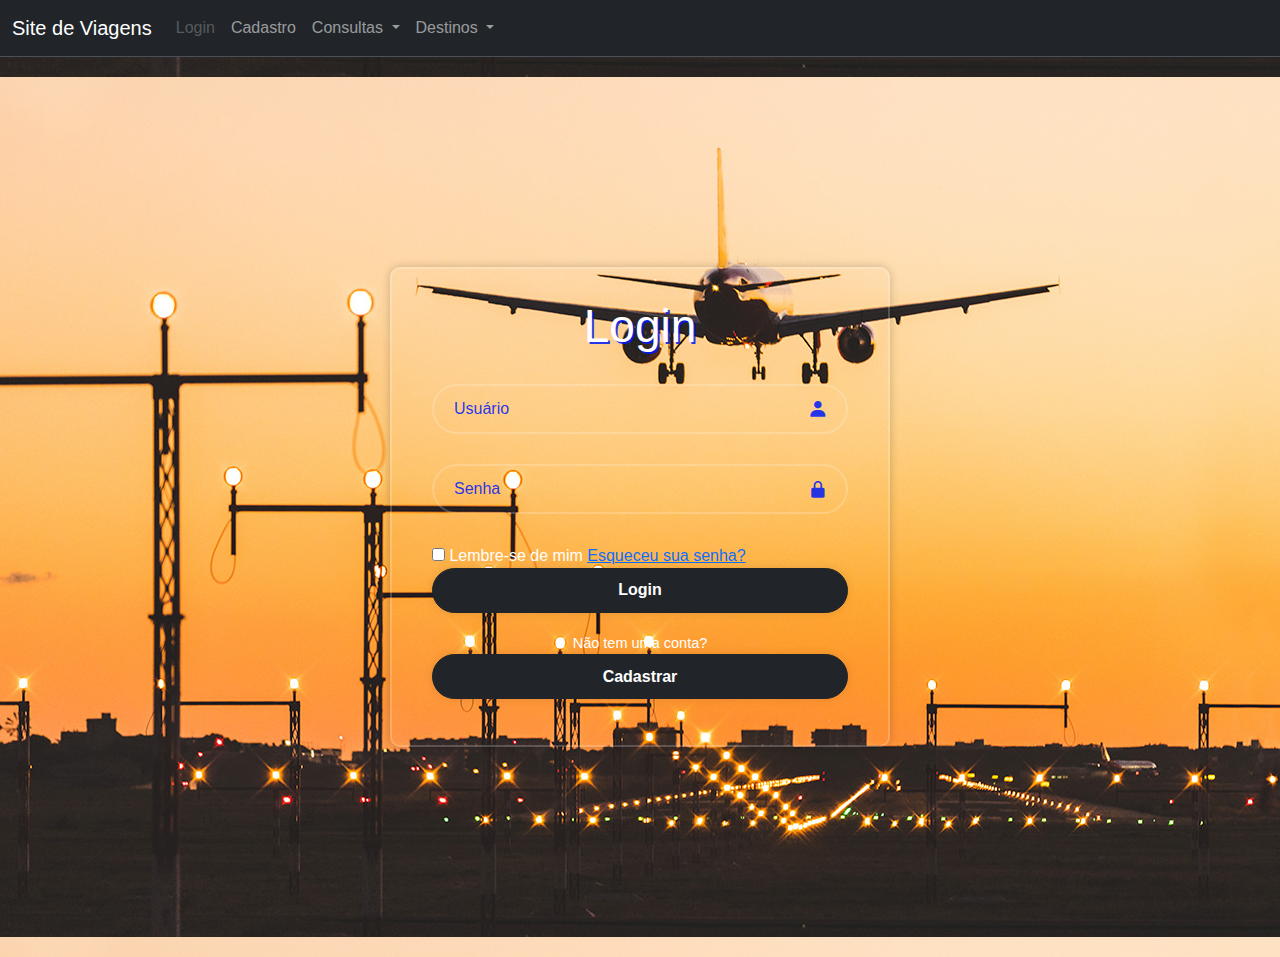
<file: index.html>
<!DOCTYPE html>
<html lang="pt">
  <head>
    <meta charset="UTF-8" />
    <meta name="viewport" content="width=device-width, initial-scale=1.0" />
    <title>Login</title>
    <link
      href="https://cdn.jsdelivr.net/npm/bootstrap@5.3.3/dist/css/bootstrap.min.css"
      rel="stylesheet"
      integrity="sha384-QWTKZyjpPEjISv5WaRU9OFeRpok6YctnYmDr5pNlyT2bRjXh0JMhjY6hW+ALEwIH"
      crossorigin="anonymous"
    />
    <link rel="stylesheet" href="css/styles.css" />
    <link
      href="https://unpkg.com/boxicons@2.1.4/css/boxicons.min.css"
      rel="stylesheet"
    />
  </head>
  <body>
    <nav
      class="navbar navbar-expand-lg bg-dark border-bottom border-body bg-primary" data-bs-theme="dark"
    >
      <div class="container-fluid">
        <a class="navbar-brand" href="#">Site de Viagens</a>
        <button
          class="navbar-toggler"
          type="button"
          data-bs-toggle="collapse"
          data-bs-target="#navbarNav"
          aria-controls="navbarNav"
          aria-expanded="false"
          aria-label="Toggle navigation"
        >
          <span class="navbar-toggler-icon"></span>
        </button>
        <div class="collapse navbar-collapse" id="navbarNav">
          <ul class="navbar-nav">
            <li class="nav-item">
              <a class="nav-link disabled" aria-disabled="true" href="index.html"
                >Login</a
              >
            </li>
            <li class="nav-item">
              <a class="nav-link" aria-current="page" href="cadastro.html"
                >Cadastro</a
              >
            </li>

            <li class="nav-item dropdown">
              <a
                class="nav-link dropdown-toggle"
                href="consultaCep.html"
                role="button"
                data-bs-toggle="dropdown"
                aria-expanded="false"
              >
                Consultas
              </a>
              <ul class="dropdown-menu">
                <li>
                  <a class="dropdown-item" href="consultaCep.html"
                    >Consulta CEP</a
                  >
                </li>
                <li>
                  <a class="dropdown-item" href="consultaCnpj.html"
                    >Consulta CNPJ</a
                  >
                </li>
              </ul>
            </li>
            <li class="nav-item dropdown">
              <a
                class="nav-link dropdown-toggle"
                href="destinos.html"
                role="button"
                data-bs-toggle="dropdown"
                aria-expanded="false"
              >
                Destinos
              </a>
              <ul class="dropdown-menu">
                <li>
                  <a class="dropdown-item" href="destino1.html">Miranorte</a>
                </li>
                <li>
                  <a class="dropdown-item" href="destino2.html"
                    >Aparecida de Goiânia</a
                  >
                </li>
                <li>
                  <a class="dropdown-item" href="destino3.html"
                    >Senador Canedo</a
                  >
                </li>
              </ul>
            </li>
          </ul>
        </div>
      </div>
    </nav>
    <div class="login">
      <div class="wrapper">
        <form action="">
          <h1>Login</h1>
          <div class="input-box">
            <input type="text" placeholder="Usuário" required />
            <i class="bx bxs-user"></i>
          </div>
          <div class="input-box">
            <input type="password" placeholder="Senha" required />
            <i class="bx bxs-lock-alt"></i>
          </div>
          <div class="remember-forgot">
            <label for="lembrar"
              ><input type="checkbox" name="lembrar" /> Lembre-se de mim</label
            >
            <a href="#">Esqueceu sua senha?</a>
          </div>
          <button type="submit" class="btn btn-dark">Login</button>
          <div class="register-link">
            <p>
              Não tem uma conta?
              <a href="cadastro.html"
                ><button type="button" class="btn btn-dark">
                  Cadastrar
                </button></a
              >
            </p>
          </div>
        </form>
      </div>
    </div>

    <script
      src="https://cdn.jsdelivr.net/npm/bootstrap@5.3.3/dist/js/bootstrap.bundle.min.js"
      integrity="sha384-YvpcrYf0tY3lHB60NNkmXc5s9fDVZLESaAA55NDzOxhy9GkcIdslK1eN7N6jIeHz"
      crossorigin="anonymous"
    ></script>
  </body>
</html>
</file>
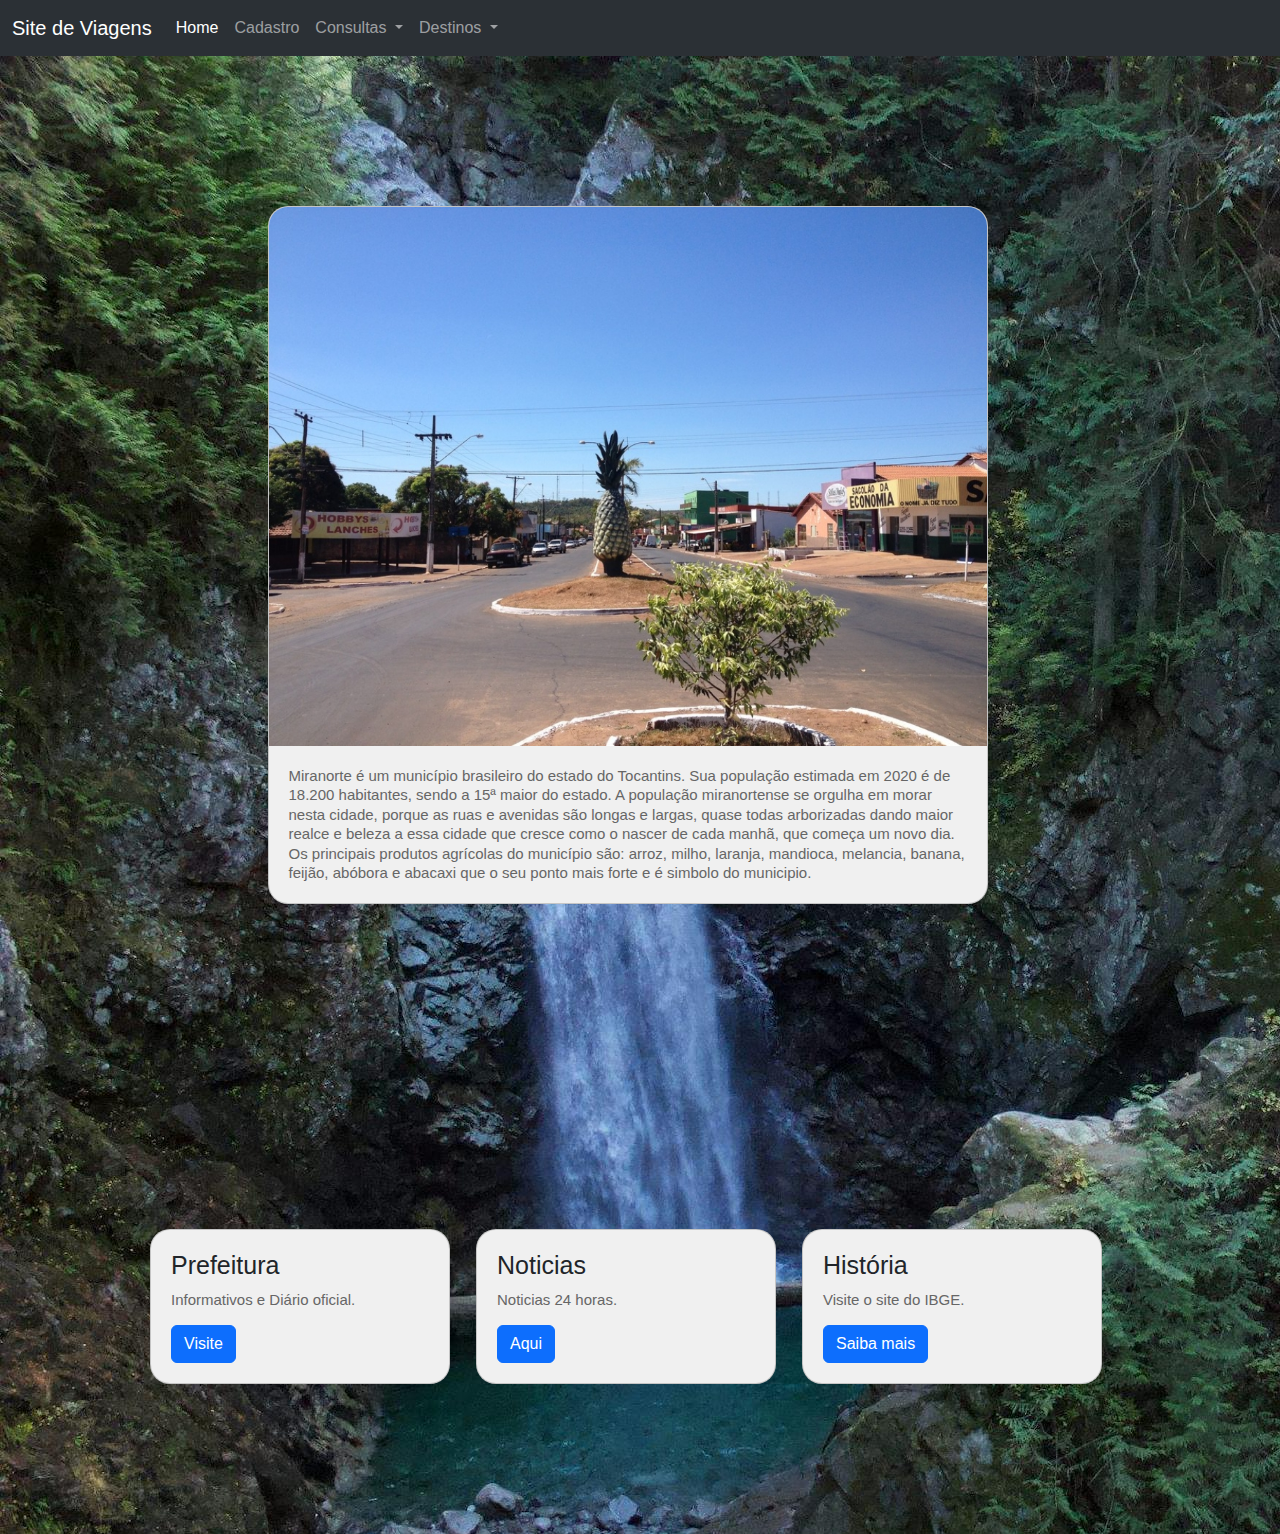
<file: destino1.html>
<!DOCTYPE html>
<html lang="pt">
  <head>
    <meta charset="UTF-8" />
    <meta name="viewport" content="width=device-width, initial-scale=1.0" />
    <title>Miranorte</title>
    <link
      href="https://cdn.jsdelivr.net/npm/bootstrap@5.3.3/dist/css/bootstrap.min.css"
      rel="stylesheet"
      integrity="sha384-QWTKZyjpPEjISv5WaRU9OFeRpok6YctnYmDr5pNlyT2bRjXh0JMhjY6hW+ALEwIH"
      crossorigin="anonymous"
    />
    <link rel="stylesheet" href="css/destinos.css" />
  </head>
  <body>
    <nav
      class="navbar navbar-expand-lg bg-body-tertiary bg-pdrimary"
      data-bs-theme="dark"
    >
      <div class="container-fluid">
        <a class="navbar-brand" href="#">Site de Viagens</a>
        <button
          class="navbar-toggler"
          type="button"
          data-bs-toggle="collapse"
          data-bs-target="#navbarNav"
          aria-controls="navbarNav"
          aria-expanded="false"
          aria-label="Toggle navigation"
        >
          <span class="navbar-toggler-icon"></span>
        </button>
        <div class="collapse navbar-collapse" id="navbarNav">
          <ul class="navbar-nav">
            <li class="nav-item">
              <a class="nav-link active" aria-current="page" href="index.html"
                >Home</a
              >
            </li>
            <li class="nav-item">
              <a class="nav-link" aria-current="page" href="cadastro.html"
                >Cadastro</a
              >
            </li>

            <li class="nav-item dropdown">
              <a
                class="nav-link dropdown-toggle"
                href="consultaCep.html"
                role="button"
                data-bs-toggle="dropdown"
                aria-expanded="false"
              >
                Consultas
              </a>
              <ul class="dropdown-menu">
                <li>
                  <a class="dropdown-item" href="consultaCep.html"
                    >Consulta CEP</a
                  >
                </li>
                <li>
                  <a class="dropdown-item" href="consultaCnpj.html"
                    >Consulta CNPJ</a
                  >
                </li>
              </ul>
            </li>
            <li class="nav-item dropdown">
              <a
                class="nav-link dropdown-toggle"
                href="#"
                role="button"
                data-bs-toggle="dropdown"
                aria-expanded="false"
              >
                Destinos
              </a>
              <ul class="dropdown-menu">
                <li>
                  <a class="dropdown-item" href="destino1.html">Miranorte</a>
                </li>
                <li>
                  <a class="dropdown-item" href="destino2.html"
                    >Aparecida de Goiânia</a
                  >
                </li>
                <li>
                  <a class="dropdown-item" href="destino3.html"
                    >Senador Canedo</a
                  >
                </li>
              </ul>
            </li>
          </ul>
        </div>
      </div>
    </nav>
    <section id="destino-1">
      <div class="card" style="width: 45rem">
        <img
          src="image/miranorte1.jpg"
          alt="pontoturistico"
          width="auto"
          height="auto"
        />
        <div class="card-body">
          <p class="card-text">
            Miranorte é um município brasileiro do estado do Tocantins. Sua
            população estimada em 2020 é de 18.200 habitantes, sendo a 15ª maior
            do estado. A população miranortense se orgulha em morar nesta
            cidade, porque as ruas e avenidas são longas e largas, quase todas
            arborizadas dando maior realce e beleza a essa cidade que cresce
            como o nascer de cada manhã, que começa um novo dia. Os principais
            produtos agrícolas do município são: arroz, milho, laranja,
            mandioca, melancia, banana, feijão, abóbora e abacaxi que o seu
            ponto mais forte e é simbolo do municipio.
          </p>
        </div>
      </div>
      <br />
      <div class="row" id="card-pequenos">
        <div class="col-sm-3 mb-3 mb-sm-0">
          <div class="card">
            <div class="card-body">
              <h5 class="card-title">Prefeitura</h5>
              <p class="card-text">Informativos e Diário oficial.</p>
              <a href="https://www.miranorte.to.gov.br/" class="btn btn-primary"
                >Visite</a
              >
            </div>
          </div>
        </div>
        <div class="col-sm-3 mb-3 mb-sm-0">
          <div class="card">
            <div class="card-body">
              <h5 class="card-title">Noticias</h5>
              <p class="card-text">Noticias 24 horas.</p>
              <a href="https://portaldoamaral.com.br/cidades/miranorte/" class="btn btn-primary"
                >Aqui</a
              >
            </div>
          </div>
        </div>
        <div class="col-sm-3">
          <div class="card">
            <div class="card-body">
              <h5 class="card-title">História</h5>
              <p class="card-text">Visite o site do IBGE.</p>
              <a
                href="https://cidades.ibge.gov.br/brasil/to/miranorte/historico"
                class="btn btn-primary"
                >Saiba mais</a
              >
            </div>
          </div>
        </div>
      </div>
    </section>
    <script
      src="https://cdn.jsdelivr.net/npm/bootstrap@5.3.3/dist/js/bootstrap.bundle.min.js"
      integrity="sha384-YvpcrYf0tY3lHB60NNkmXc5s9fDVZLESaAA55NDzOxhy9GkcIdslK1eN7N6jIeHz"
      crossorigin="anonymous"
    ></script>
  </body>
</html>
</file>
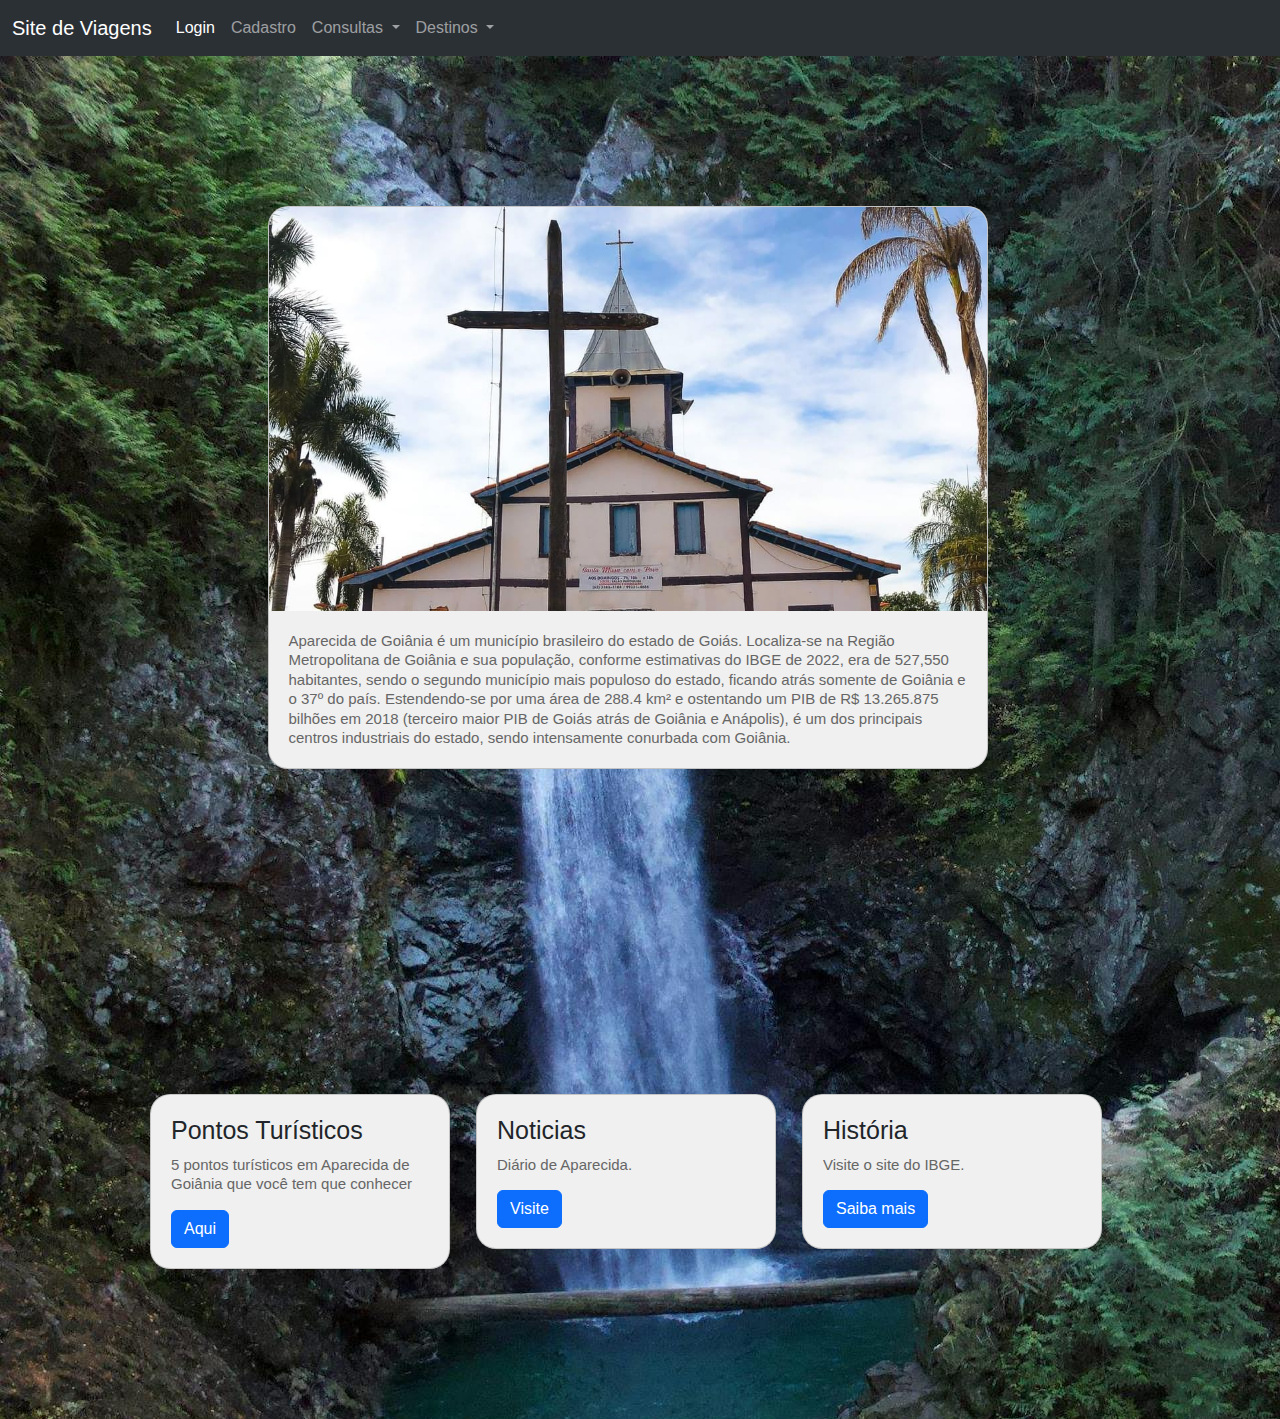
<file: destino2.html>
<!DOCTYPE html>
<html lang="pt">
  <head>
    <meta charset="UTF-8" />
    <meta name="viewport" content="width=device-width, initial-scale=1.0" />
    <title>Aparecida de Goiânia</title>
    <link
      href="https://cdn.jsdelivr.net/npm/bootstrap@5.3.3/dist/css/bootstrap.min.css"
      rel="stylesheet"
      integrity="sha384-QWTKZyjpPEjISv5WaRU9OFeRpok6YctnYmDr5pNlyT2bRjXh0JMhjY6hW+ALEwIH"
      crossorigin="anonymous"
    />
    <link rel="stylesheet" href="css/destinos.css" />
  </head>
  <body>
    <nav
      class="navbar navbar-expand-lg bg-body-tertiary bg-pdrimary"
      data-bs-theme="dark"
    >
      <div class="container-fluid">
        <a class="navbar-brand" href="#">Site de Viagens</a>
        <button
          class="navbar-toggler"
          type="button"
          data-bs-toggle="collapse"
          data-bs-target="#navbarNav"
          aria-controls="navbarNav"
          aria-expanded="false"
          aria-label="Toggle navigation"
        >
          <span class="navbar-toggler-icon"></span>
        </button>
        <div class="collapse navbar-collapse" id="navbarNav">
          <ul class="navbar-nav">
            <li class="nav-item">
              <a class="nav-link active" aria-current="page" href="index.html"
                >Login</a
              >
            </li>
            <li class="nav-item">
              <a class="nav-link" aria-current="page" href="cadastro.html"
                >Cadastro</a
              >
            </li>

            <li class="nav-item dropdown">
              <a
                class="nav-link dropdown-toggle"
                href="consultaCep.html"
                role="button"
                data-bs-toggle="dropdown"
                aria-expanded="false"
              >
                Consultas
              </a>
              <ul class="dropdown-menu">
                <li>
                  <a class="dropdown-item" href="consultaCep.html"
                    >Consulta CEP</a
                  >
                </li>
                <li>
                  <a class="dropdown-item" href="consultaCnpj.html"
                    >Consulta CNPJ</a
                  >
                </li>
              </ul>
            </li>
            <li class="nav-item dropdown">
              <a
                class="nav-link dropdown-toggle"
                href="#"
                role="button"
                data-bs-toggle="dropdown"
                aria-expanded="false"
              >
                Destinos
              </a>
              <ul class="dropdown-menu">
                <li>
                  <a class="dropdown-item" href="destino1.html">Miranorte</a>
                </li>
                <li>
                  <a class="dropdown-item" href="destino2.html"
                    >Aparecida de Goiânia</a
                  >
                </li>
                <li>
                  <a class="dropdown-item" href="destino3.html"
                    >Senador Canedo</a
                  >
                </li>
              </ul>
            </li>
          </ul>
        </div>
      </div>
    </nav>
    <section id="destino-2">
      <div class="card" style="width: 45rem">
        <img
          src="image/aparecidaDeGoiania.jpeg"
          alt="pontoturistico"
          width="auto"
          height="auto"
        />
        <div class="card-body">
          <p class="card-text">
            Aparecida de Goiânia é um município brasileiro do estado de Goiás.
            Localiza-se na Região Metropolitana de Goiânia e sua população,
            conforme estimativas do IBGE de 2022, era de 527,550 habitantes,
            sendo o segundo município mais populoso do estado, ficando atrás
            somente de Goiânia e o 37º do país. Estendendo-se por uma área de
            288.4 km² e ostentando um PIB de R$ 13.265.875 bilhões em 2018
            (terceiro maior PIB de Goiás atrás de Goiânia e Anápolis), é um dos
            principais centros industriais do estado, sendo intensamente
            conurbada com Goiânia.
          </p>
        </div>
      </div>
      <br />
      <div class="row" id="card-pequenos">
        <div class="col-sm-3 mb-3 mb-sm-0">
          <div class="card">
            <div class="card-body">
              <h5 class="card-title">Pontos Turísticos</h5>
              <p class="card-text">
                5 pontos turísticos em Aparecida de Goiânia que você tem que
                conhecer
              </p>
              <a
                href="https://diaonline.ig.com.br/aproveite/cidades/5-pontos-turisticos-em-aparecida-de-goiania-que-voce-tem-que-conhecer/"
                class="btn btn-primary"
                >Aqui</a
              >
            </div>
          </div>
        </div>
        <div class="col-sm-3 mb-3 mb-sm-0">
          <div class="card">
            <div class="card-body">
              <h5 class="card-title">Noticias</h5>
              <p class="card-text">Diário de Aparecida.</p>
              <a href="https://www1.diariodeaparecida.com.br/" class="btn btn-primary"
                >Visite</a
              >
            </div>
          </div>
        </div>
        <div class="col-sm-3">
          <div class="card">
            <div class="card-body">
              <h5 class="card-title">História</h5>
              <p class="card-text">Visite o site do IBGE.</p>
              <a
                href="https://cidades.ibge.gov.br/brasil/go/aparecida-de-goiania/historico"
                class="btn btn-primary"
                >Saiba mais</a
              >
            </div>
          </div>
        </div>
      </div>
    </section>
    <script
      src="https://cdn.jsdelivr.net/npm/bootstrap@5.3.3/dist/js/bootstrap.bundle.min.js"
      integrity="sha384-YvpcrYf0tY3lHB60NNkmXc5s9fDVZLESaAA55NDzOxhy9GkcIdslK1eN7N6jIeHz"
      crossorigin="anonymous"
    ></script>
  </body>
</html>
</file>
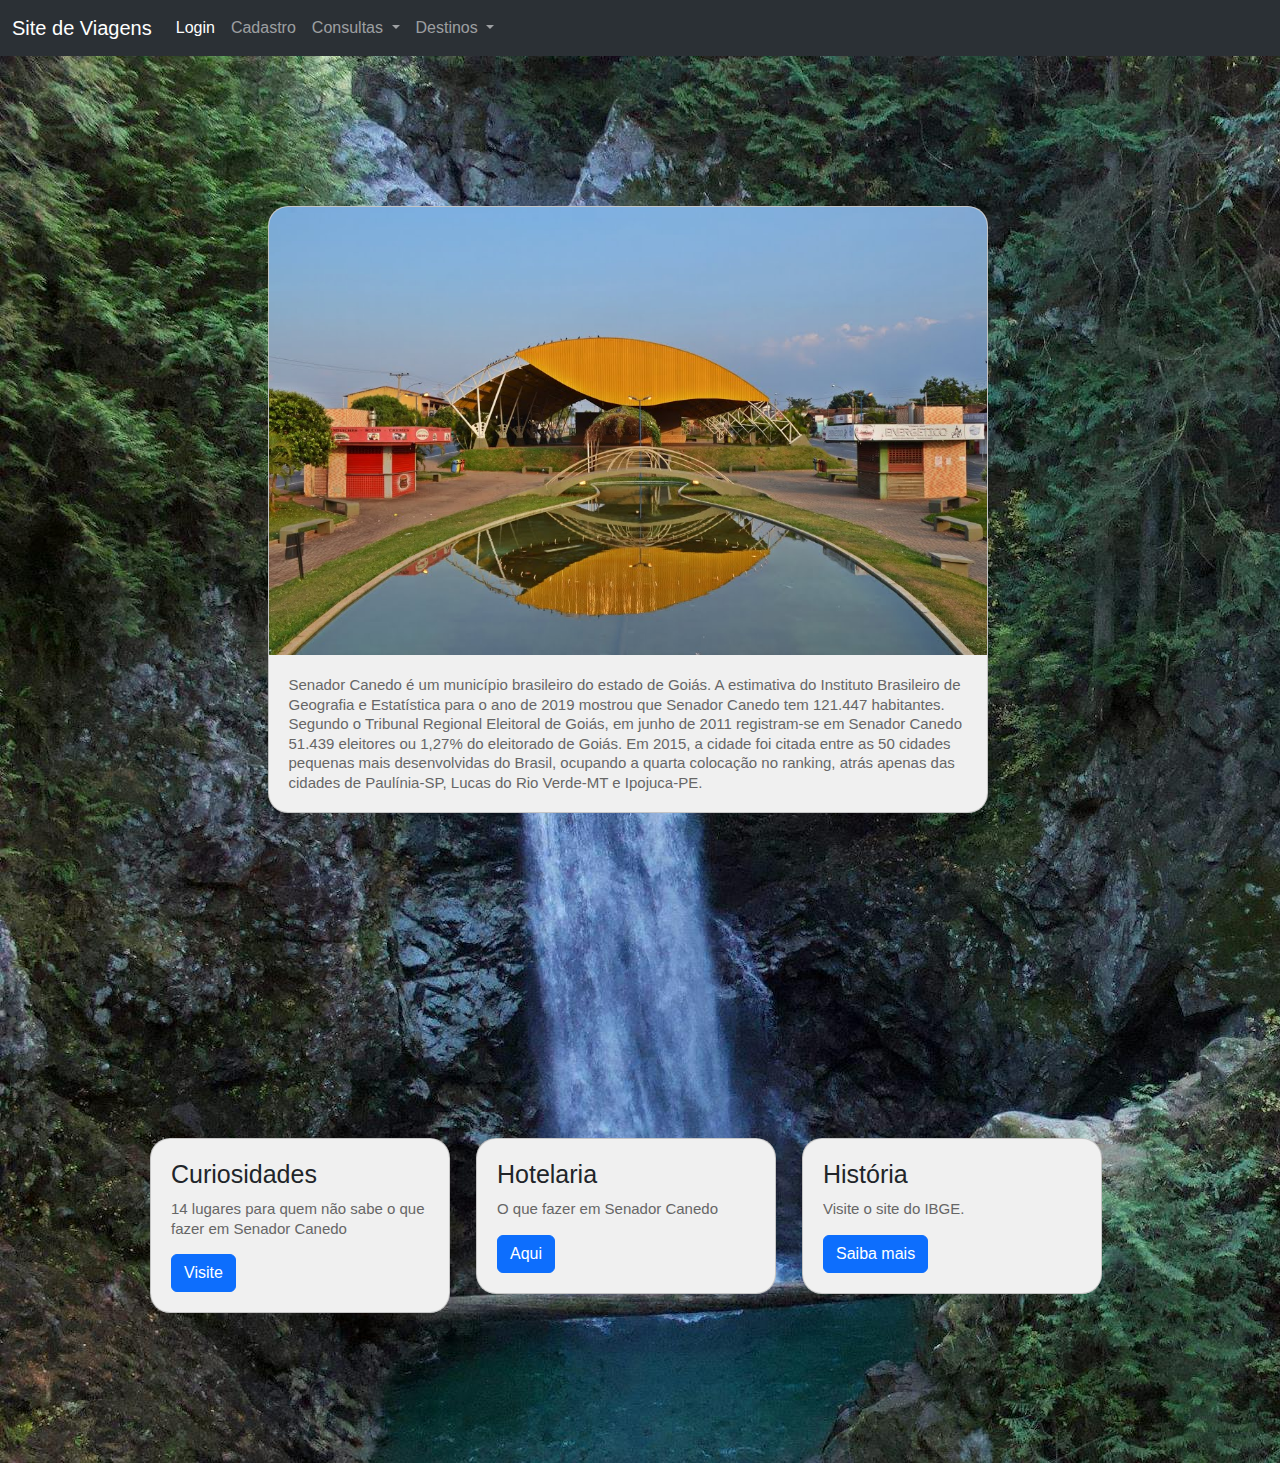
<file: destino3.html>
<!DOCTYPE html>
<html lang="pt">
  <head>
    <meta charset="UTF-8" />
    <meta name="viewport" content="width=device-width, initial-scale=1.0" />
    <title>Senador Canedo</title>
    <link
      href="https://cdn.jsdelivr.net/npm/bootstrap@5.3.3/dist/css/bootstrap.min.css"
      rel="stylesheet"
      integrity="sha384-QWTKZyjpPEjISv5WaRU9OFeRpok6YctnYmDr5pNlyT2bRjXh0JMhjY6hW+ALEwIH"
      crossorigin="anonymous"
    />
    <link rel="stylesheet" href="css/destinos.css" />
  </head>
  <body>
    <nav
      class="navbar navbar-expand-lg bg-body-tertiary bg-pdrimary"
      data-bs-theme="dark"
    >
      <div class="container-fluid">
        <a class="navbar-brand" href="#">Site de Viagens</a>
        <button
          class="navbar-toggler"
          type="button"
          data-bs-toggle="collapse"
          data-bs-target="#navbarNav"
          aria-controls="navbarNav"
          aria-expanded="false"
          aria-label="Toggle navigation"
        >
          <span class="navbar-toggler-icon"></span>
        </button>
        <div class="collapse navbar-collapse" id="navbarNav">
          <ul class="navbar-nav">
            <li class="nav-item">
              <a class="nav-link active" aria-current="page" href="index.html"
                >Login</a
              >
            </li>
            <li class="nav-item">
              <a class="nav-link" aria-current="page" href="cadastro.html"
                >Cadastro</a
              >
            </li>

            <li class="nav-item dropdown">
              <a
                class="nav-link dropdown-toggle"
                href="consultaCep.html"
                role="button"
                data-bs-toggle="dropdown"
                aria-expanded="false"
              >
                Consultas
              </a>
              <ul class="dropdown-menu">
                <li>
                  <a class="dropdown-item" href="consultaCep.html"
                    >Consulta CEP</a
                  >
                </li>
                <li>
                  <a class="dropdown-item" href="consultaCnpj.html"
                    >Consulta CNPJ</a
                  >
                </li>
              </ul>
            </li>
            <li class="nav-item dropdown">
              <a
                class="nav-link dropdown-toggle"
                href="#"
                role="button"
                data-bs-toggle="dropdown"
                aria-expanded="false"
              >
                Destinos
              </a>
              <ul class="dropdown-menu">
                <li>
                  <a class="dropdown-item" href="destino1.html">Miranorte</a>
                </li>
                <li>
                  <a class="dropdown-item" href="destino2.html"
                    >Aparecida de Goiânia</a
                  >
                </li>
                <li>
                  <a class="dropdown-item" href="destino3.html"
                    >Senador Canedo</a
                  >
                </li>
              </ul>
            </li>
          </ul>
        </div>
      </div>
    </nav>
    <section id="destino-3">
      <div class="card" style="width: 45rem">
        <img
          src="image/senadorcanedo.jpg"
          alt="pontoturistico"
          width="auto"
          height="auto"
        />
        <div class="card-body">
          <p class="card-text">
            Senador Canedo é um município brasileiro do estado de Goiás. A
            estimativa do Instituto Brasileiro de Geografia e Estatística para o
            ano de 2019 mostrou que Senador Canedo tem 121.447 habitantes.
            Segundo o Tribunal Regional Eleitoral de Goiás, em junho de 2011
            registram-se em Senador Canedo 51.439 eleitores ou 1,27% do
            eleitorado de Goiás. Em 2015, a cidade foi citada entre as 50
            cidades pequenas mais desenvolvidas do Brasil, ocupando a quarta
            colocação no ranking, atrás apenas das cidades de Paulínia-SP, Lucas
            do Rio Verde-MT e Ipojuca-PE.
          </p>
        </div>
      </div>
      <br />
      <div class="row" id="card-pequenos">
        <div class="col-sm-3 mb-3 mb-sm-0">
          <div class="card">
            <div class="card-body">
              <h5 class="card-title">Curiosidades</h5>
              <p class="card-text">
                14 lugares para quem não sabe o que fazer em Senador Canedo
              </p>
              <a
                href="https://curtamais.com.br/goiania/14-lugares-para-quem-nao-sabe-o-que-fazer-em-senador-canedo/"
                class="btn btn-primary"
                >Visite</a
              >
            </div>
          </div>
        </div>
        <div class="col-sm-3 mb-3 mb-sm-0">
          <div class="card">
            <div class="card-body">
              <h5 class="card-title">Hotelaria</h5>
              <p class="card-text">
                O que fazer em Senador Canedo
              </p>
              <a
                href="https://www.expedia.com.br/Senador-Canedo.dx6255077"
                class="btn btn-primary"
                >Aqui</a
              >
            </div>
          </div>
        </div>
        <div class="col-sm-3 mb-3 mb-sm-0">
          <div class="card">
            <div class="card-body">
              <h5 class="card-title">História</h5>
              <p class="card-text">Visite o site do IBGE.</p>
              <a
                href="https://cidades.ibge.gov.br/brasil/go/senador-canedo/historico"
                class="btn btn-primary"
                >Saiba mais</a
              >
            </div>
          </div>
        </div>
      </div>
    </section>
    <script
      src="https://cdn.jsdelivr.net/npm/bootstrap@5.3.3/dist/js/bootstrap.bundle.min.js"
      integrity="sha384-YvpcrYf0tY3lHB60NNkmXc5s9fDVZLESaAA55NDzOxhy9GkcIdslK1eN7N6jIeHz"
      crossorigin="anonymous"
    ></script>
  </body>
</html>
</file>
<file: css/styles.css>
* {
  margin: 0;
  padding: 0;
  box-sizing: border-box;
  font-family: "Poppins", sans-serif;
}

.login {
  display: flex;
  justify-content: center;
  align-items: center;
  min-height: 100vh;
  background: url(../image/av3.jpg) center;
}

.wrapper{
  width: 500px;
  background: transparent;
  border: 2px solid rgba(255,255,255,.2);
  box-shadow: 0 0 10px rgba(0, 0, 0, .2);
  color: #ffffff;
  border-radius: 10px;
  padding: 30px 40px;
}

.wrapper h1{
  font-size: 46px;
  text-shadow: #0019fadd 2px 2px;
  text-align: center;
  color: #fff;
}

.wrapper .input-box{
  position: relative;
  width: 100%;
  height: 50px;
  margin: 30px 0;
}

.input-box input{
  width: 100%;
  height: 100%;
  background: transparent;
  border: none;
  outline: none;
  border: 2px solid rgba(255, 255, 255, .2);
  border-radius: 40px;
  font-size: 16px;
  color: #0019fadd;
  padding: 20px 45px 20px 20px;
}

.input-box input::placeholder {
  color: #0019fadd;
}

.input-box i {
  position: absolute;
  right: 20px;
  top: 50%;
  transform: translateY(-50%);
  font-size: 20px;
  color: #0019fadd;
}

.wrapper .remenber-forgot {
  display: flex;
  justify-content: space-between;
  text-align: center;
  font-size: 14.5px;
  margin: -15px 0 15px;
}

.remenber-forgot label input {
  accent-color: #fff;
  margin-right: 3px;
}

.remenber-forgot a {
  color: #fff;
  text-decoration: none;
}

.remenber-forgot a:hover {
  text-decoration: underline;
}

.wrapper .btn {
  width: 100%;
  height: 45px;
  border: nome;
  outline: none;
  border-radius: 40px;
  box-shadow: 0 0 10px rgba(0, 0, 0, .1);
  cursor: pointer;
  font-size: 16px;
  font-weight: 600;
}

.wrapper .register-link {
  font-size: 14.5px;
  text-align: center;
  margin: 20px 0 15px;
}

.register-link p a {
  color: #fff;
  text-decoration: none;
  font-weight: 600;
}

.register-link p a:hover {
  text-decoration: underline;

}

nav {
  background-color: #e3f2fd;
}

#cadastramento {
  background-color: #f6f8eb;
  cursor: pointer;
  display: block;
  justify-content: center;
  align-items: center;
  margin: 0;
  padding: 15%;
  transition: 0.5s;
  background: url(../image/av3.jpg) center;
  color: #000000;
}

#cadastramento .form-check-label {
  color: #fff;
}

#cadastramento span {
  color: #fff;
}

#cepGeral {
  background-color: #f6f8eb;
  cursor: pointer;
  display: block;
  justify-content: center;
  align-items: center;
  margin: 0;
  padding: 15%;
  transition: 0.5s;
  background: url(../image/av3.jpg) center;
}

#cnpjGeral {
  background-color: #f6f8eb;
  cursor: pointer;
  display: block;
  justify-content: center;
  align-items: center;
  margin: 0;
  padding: 15%;
  transition: 0.5s;
  background: url(../image/av3.jpg) center;
}

section {
  background-color: #f6f8eb;
  cursor: pointer;
  display: grid;
  justify-content: center;
  align-items: center;
  margin: 0;
  padding: 5%;
  transition: 0.9s;
  background: url(../image/av3.jpg) center;
}

#card-pequenos {
  display: inline-flex;
  justify-content: space-around;
  align-items: center;
}
</file>
<file: css/destinos.css>
* {
    margin: 0px;
    padding: 0px;
    box-sizing: border-box;
    font-family: sans-serif;
}

section {
    background: url(../image/passeios.jpg);
    display: flex;
    justify-content: center;
    align-items: center;
    flex-wrap: wrap;
    gap: 25px;
    margin-top: 0px;
}
.card {
    width: 300px;
    background-color: #f0f0f0;
    border-radius: 20px;
    overflow: hidden;
    box-shadow: 0px 2px 4px rgba (0,0,0,0.2);
    margin: 150px;
    transition: transform 0.6s ease;
}

.card:hover{
    transform: translateY(-20px);
}

.card img{
    width: 100%;
    height: auto;
    object-fit: cover;
}

.card-body {
    padding: 20px;
}

.card-body h5{
    font-size: 25px;
    margin-bottom: 10px;
}

.card-body p{
    color: #666;
    font-size: 15px;
    line-height: 1.3;
}
</file>
